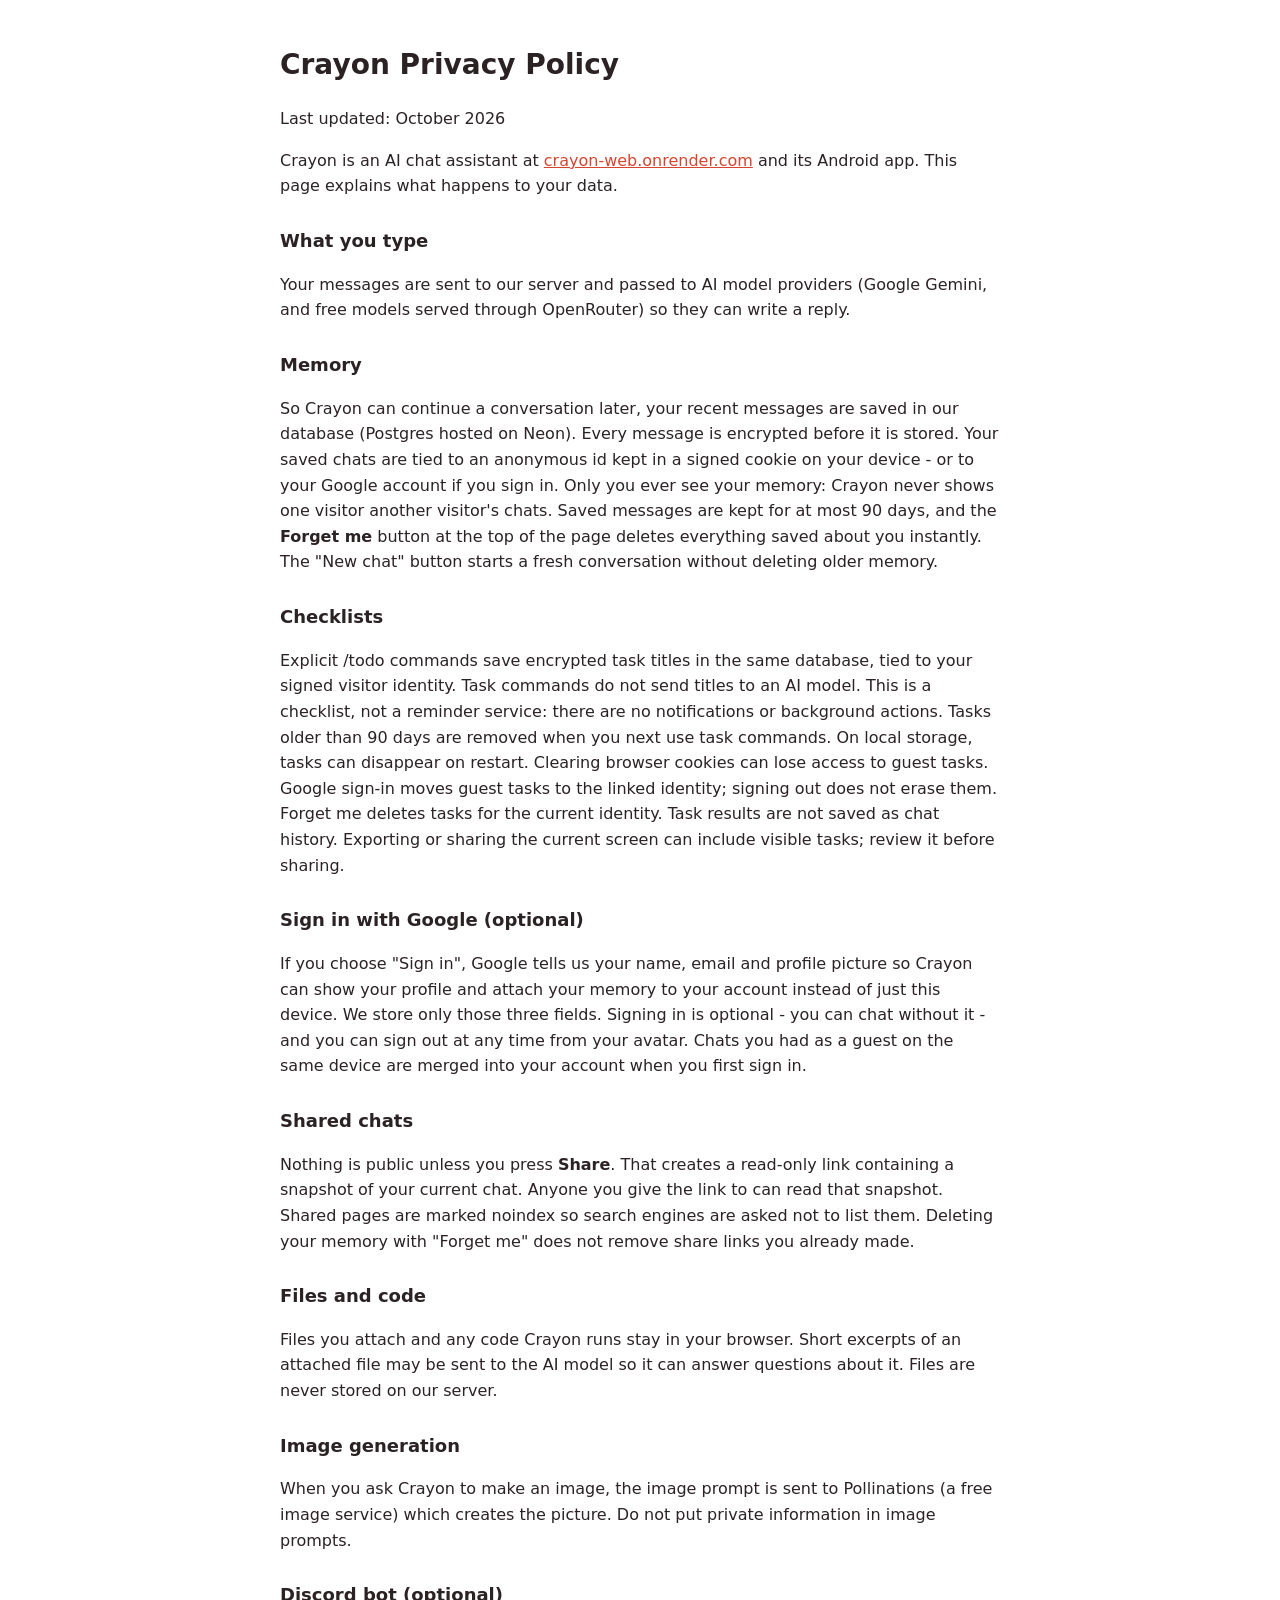
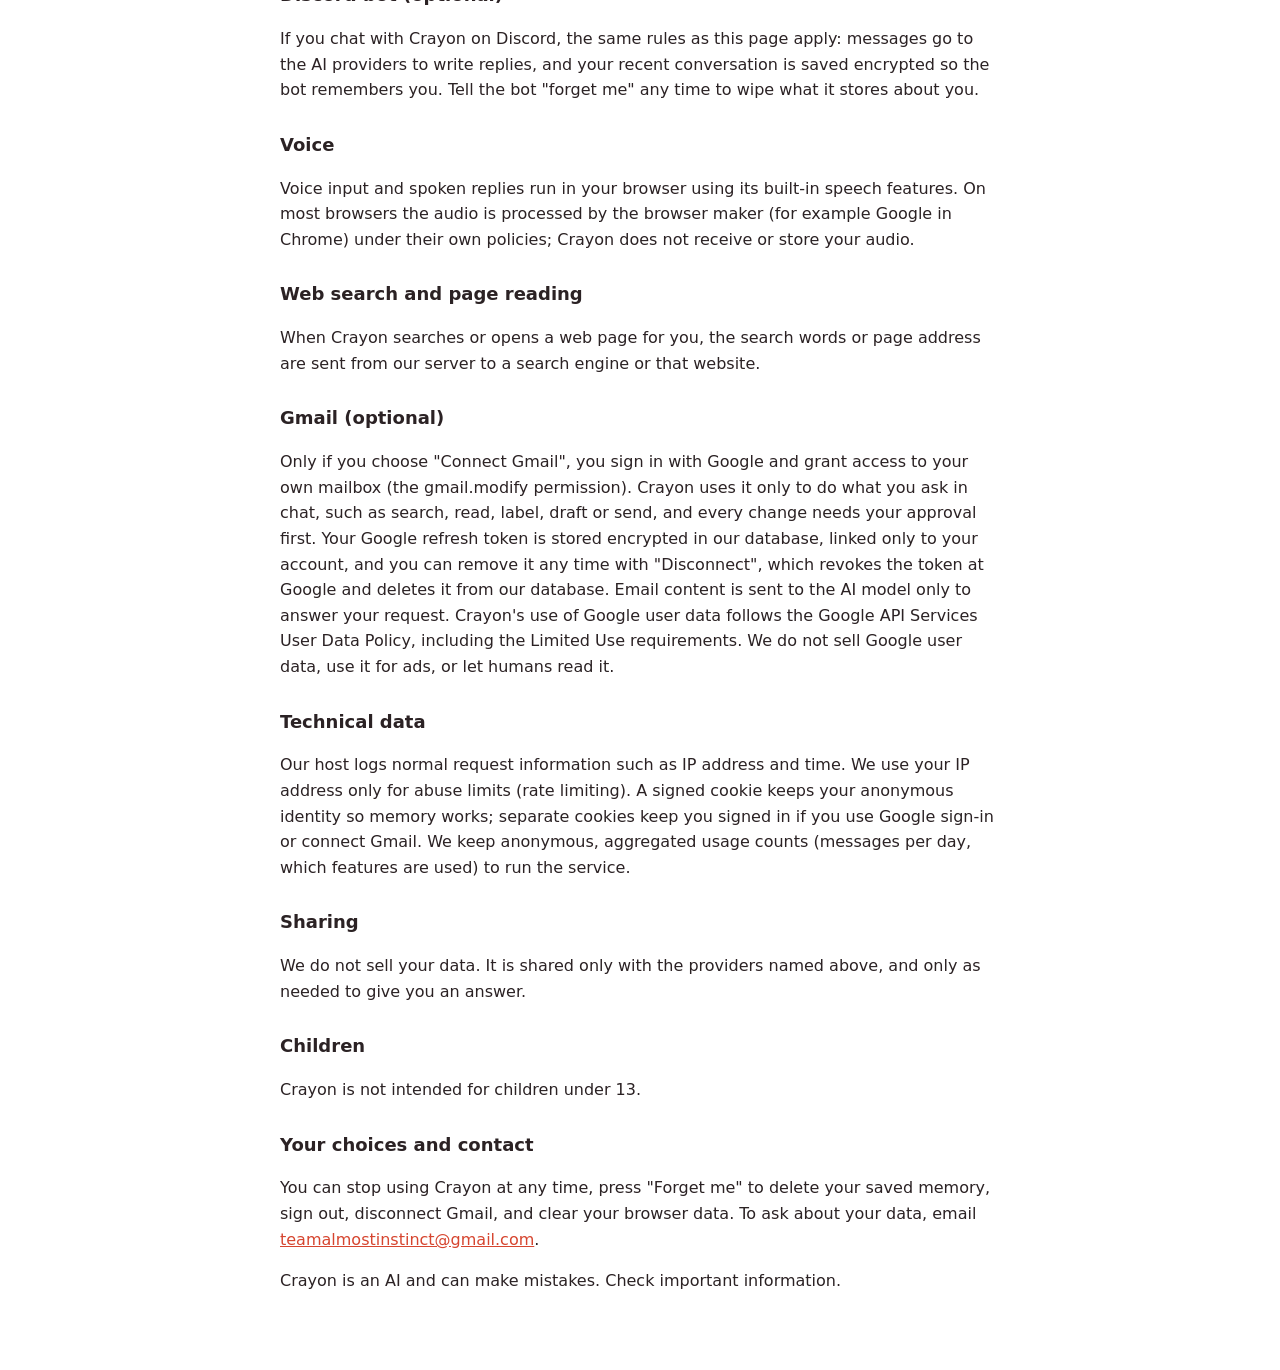
<file: privacy.html>
<!doctype html><html lang="en"><head><meta charset="utf-8"><meta name="viewport" content="width=device-width,initial-scale=1"><title>Crayon - Privacy Policy</title>
<style>body{font:16px/1.6 system-ui,sans-serif;max-width:720px;margin:0 auto;padding:24px 18px 60px;color:#2b2224}h1{font-size:28px}h2{font-size:18px;margin-top:28px}a{color:#d6452f}@media(prefers-color-scheme:dark){body{background:#131112;color:#eee}a{color:#ff8a6b}}</style></head><body>
<h1>Crayon Privacy Policy</h1><p>Last updated: October 2026</p>
<p>Crayon is an AI chat assistant at <a href="https://crayon-web.onrender.com">crayon-web.onrender.com</a> and its Android app. This page explains what happens to your data.</p>
<h2>What you type</h2><p>Your messages are sent to our server and passed to AI model providers (Google Gemini, and free models served through OpenRouter) so they can write a reply.</p>
<h2>Memory</h2><p>So Crayon can continue a conversation later, your recent messages are saved in our database (Postgres hosted on Neon). Every message is encrypted before it is stored. Your saved chats are tied to an anonymous id kept in a signed cookie on your device - or to your Google account if you sign in. Only you ever see your memory: Crayon never shows one visitor another visitor's chats. Saved messages are kept for at most 90 days, and the <b>Forget me</b> button at the top of the page deletes everything saved about you instantly. The "New chat" button starts a fresh conversation without deleting older memory.</p>
<h2>Checklists</h2><p>Explicit /todo commands save encrypted task titles in the same database, tied to your signed visitor identity. Task commands do not send titles to an AI model. This is a checklist, not a reminder service: there are no notifications or background actions. Tasks older than 90 days are removed when you next use task commands. On local storage, tasks can disappear on restart. Clearing browser cookies can lose access to guest tasks. Google sign-in moves guest tasks to the linked identity; signing out does not erase them. Forget me deletes tasks for the current identity. Task results are not saved as chat history. Exporting or sharing the current screen can include visible tasks; review it before sharing.</p>
<h2>Sign in with Google (optional)</h2><p>If you choose "Sign in", Google tells us your name, email and profile picture so Crayon can show your profile and attach your memory to your account instead of just this device. We store only those three fields. Signing in is optional - you can chat without it - and you can sign out at any time from your avatar. Chats you had as a guest on the same device are merged into your account when you first sign in.</p>
<h2>Shared chats</h2><p>Nothing is public unless you press <b>Share</b>. That creates a read-only link containing a snapshot of your current chat. Anyone you give the link to can read that snapshot. Shared pages are marked noindex so search engines are asked not to list them. Deleting your memory with "Forget me" does not remove share links you already made.</p>
<h2>Files and code</h2><p>Files you attach and any code Crayon runs stay in your browser. Short excerpts of an attached file may be sent to the AI model so it can answer questions about it. Files are never stored on our server.</p>
<h2>Image generation</h2><p>When you ask Crayon to make an image, the image prompt is sent to Pollinations (a free image service) which creates the picture. Do not put private information in image prompts.</p>
<h2>Discord bot (optional)</h2><p>If you chat with Crayon on Discord, the same rules as this page apply: messages go to the AI providers to write replies, and your recent conversation is saved encrypted so the bot remembers you. Tell the bot "forget me" any time to wipe what it stores about you.</p>
<h2>Voice</h2><p>Voice input and spoken replies run in your browser using its built-in speech features. On most browsers the audio is processed by the browser maker (for example Google in Chrome) under their own policies; Crayon does not receive or store your audio.</p>
<h2>Web search and page reading</h2><p>When Crayon searches or opens a web page for you, the search words or page address are sent from our server to a search engine or that website.</p>
<h2>Gmail (optional)</h2><p>Only if you choose "Connect Gmail", you sign in with Google and grant access to your own mailbox (the gmail.modify permission). Crayon uses it only to do what you ask in chat, such as search, read, label, draft or send, and every change needs your approval first. Your Google refresh token is stored encrypted in our database, linked only to your account, and you can remove it any time with "Disconnect", which revokes the token at Google and deletes it from our database. Email content is sent to the AI model only to answer your request. Crayon's use of Google user data follows the Google API Services User Data Policy, including the Limited Use requirements. We do not sell Google user data, use it for ads, or let humans read it.</p>
<h2>Technical data</h2><p>Our host logs normal request information such as IP address and time. We use your IP address only for abuse limits (rate limiting). A signed cookie keeps your anonymous identity so memory works; separate cookies keep you signed in if you use Google sign-in or connect Gmail. We keep anonymous, aggregated usage counts (messages per day, which features are used) to run the service.</p>
<h2>Sharing</h2><p>We do not sell your data. It is shared only with the providers named above, and only as needed to give you an answer.</p>
<h2>Children</h2><p>Crayon is not intended for children under 13.</p>
<h2>Your choices and contact</h2><p>You can stop using Crayon at any time, press "Forget me" to delete your saved memory, sign out, disconnect Gmail, and clear your browser data. To ask about your data, email <a href="mailto:teamalmostinstinct@gmail.com">teamalmostinstinct@gmail.com</a>.</p>
<p>Crayon is an AI and can make mistakes. Check important information.</p></body></html>
</file>
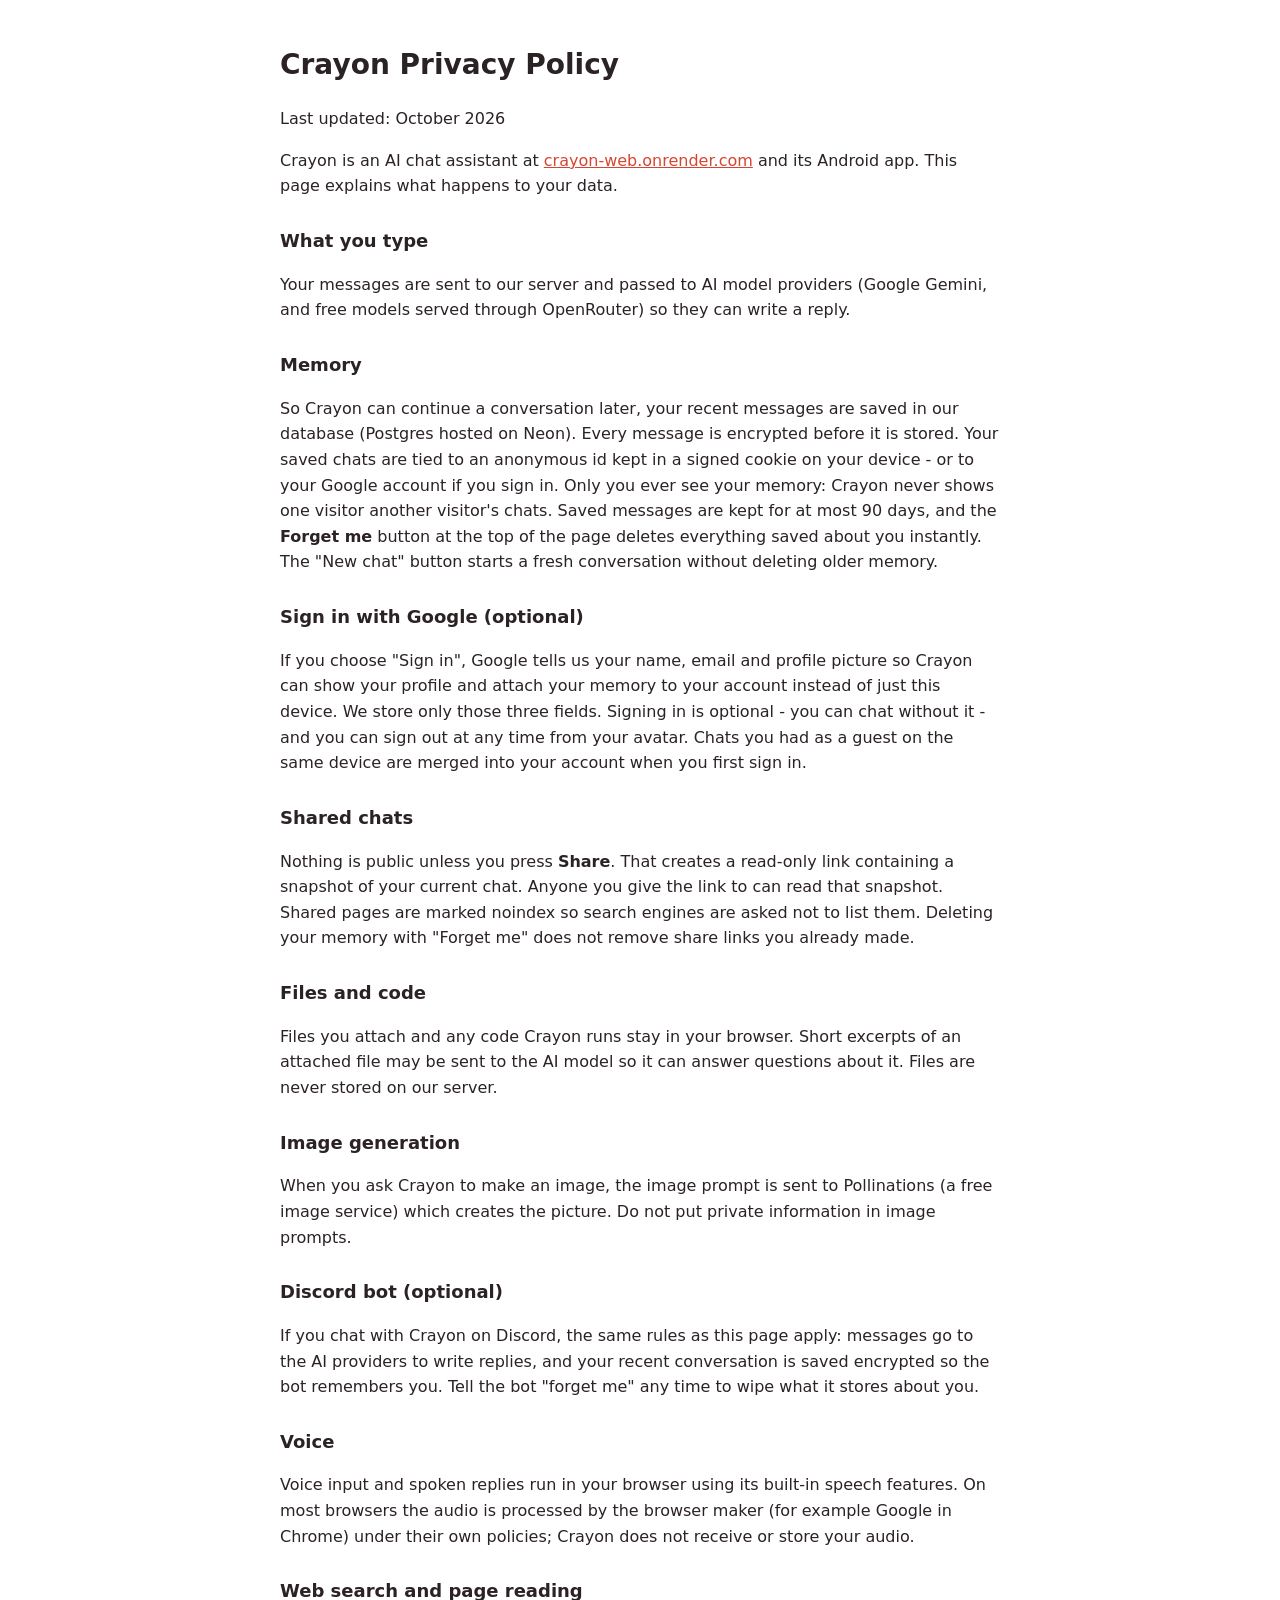
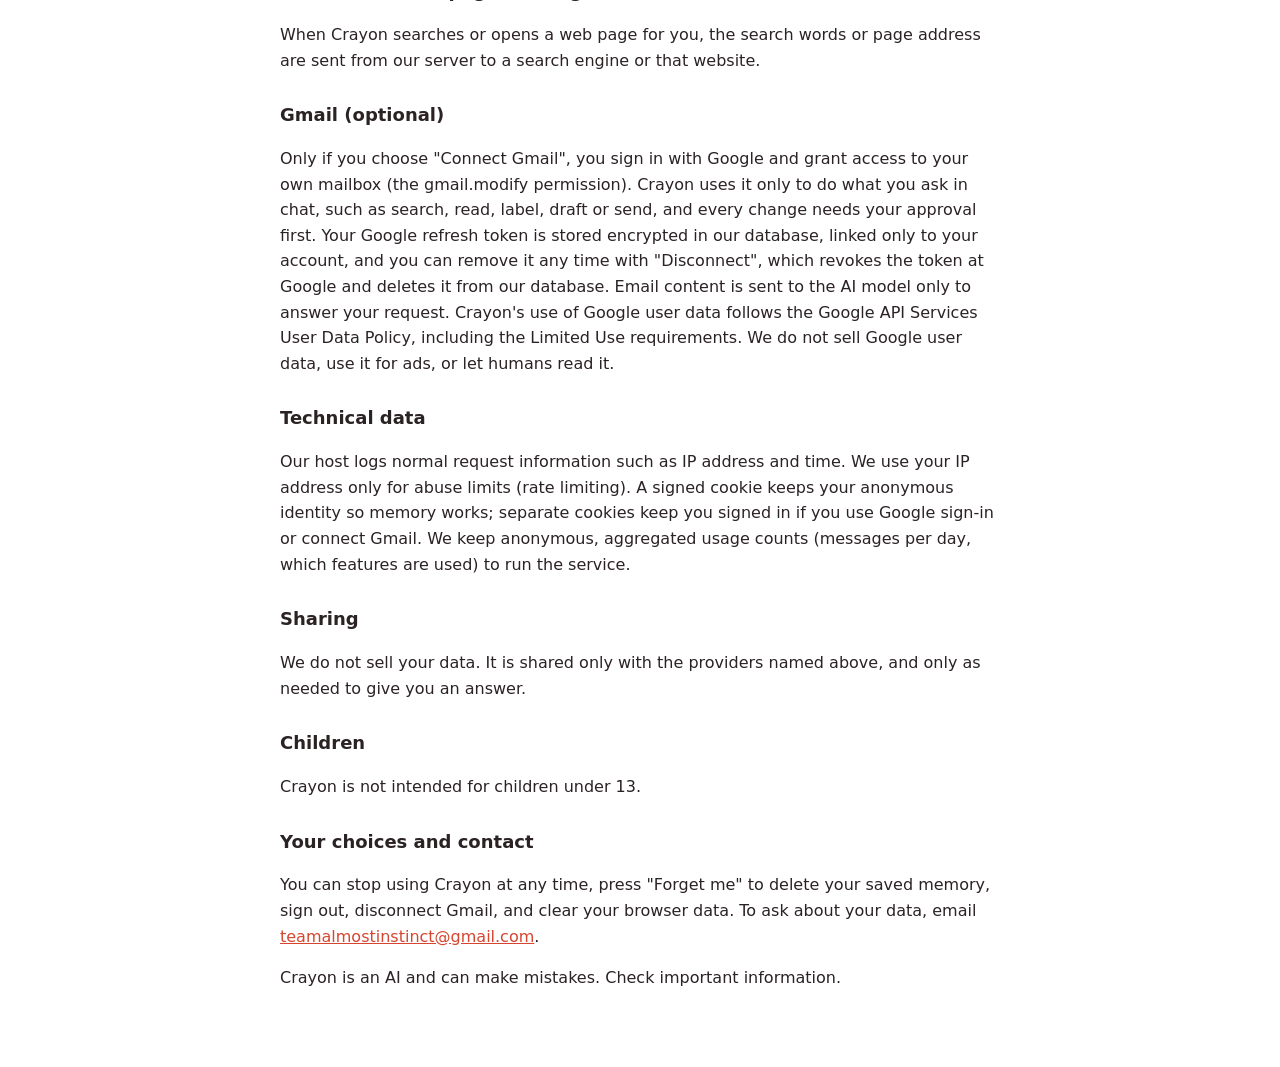
<file: static/privacy.html>
<!doctype html><html lang="en"><head><meta charset="utf-8"><meta name="viewport" content="width=device-width,initial-scale=1"><title>Crayon - Privacy Policy</title>
<style>body{font:16px/1.6 system-ui,sans-serif;max-width:720px;margin:0 auto;padding:24px 18px 60px;color:#2b2224}h1{font-size:28px}h2{font-size:18px;margin-top:28px}a{color:#d6452f}@media(prefers-color-scheme:dark){body{background:#131112;color:#eee}a{color:#ff8a6b}}</style></head><body>
<h1>Crayon Privacy Policy</h1><p>Last updated: October 2026</p>
<p>Crayon is an AI chat assistant at <a href="https://crayon-web.onrender.com">crayon-web.onrender.com</a> and its Android app. This page explains what happens to your data.</p>
<h2>What you type</h2><p>Your messages are sent to our server and passed to AI model providers (Google Gemini, and free models served through OpenRouter) so they can write a reply.</p>
<h2>Memory</h2><p>So Crayon can continue a conversation later, your recent messages are saved in our database (Postgres hosted on Neon). Every message is encrypted before it is stored. Your saved chats are tied to an anonymous id kept in a signed cookie on your device - or to your Google account if you sign in. Only you ever see your memory: Crayon never shows one visitor another visitor's chats. Saved messages are kept for at most 90 days, and the <b>Forget me</b> button at the top of the page deletes everything saved about you instantly. The "New chat" button starts a fresh conversation without deleting older memory.</p>
<h2>Sign in with Google (optional)</h2><p>If you choose "Sign in", Google tells us your name, email and profile picture so Crayon can show your profile and attach your memory to your account instead of just this device. We store only those three fields. Signing in is optional - you can chat without it - and you can sign out at any time from your avatar. Chats you had as a guest on the same device are merged into your account when you first sign in.</p>
<h2>Shared chats</h2><p>Nothing is public unless you press <b>Share</b>. That creates a read-only link containing a snapshot of your current chat. Anyone you give the link to can read that snapshot. Shared pages are marked noindex so search engines are asked not to list them. Deleting your memory with "Forget me" does not remove share links you already made.</p>
<h2>Files and code</h2><p>Files you attach and any code Crayon runs stay in your browser. Short excerpts of an attached file may be sent to the AI model so it can answer questions about it. Files are never stored on our server.</p>
<h2>Image generation</h2><p>When you ask Crayon to make an image, the image prompt is sent to Pollinations (a free image service) which creates the picture. Do not put private information in image prompts.</p>
<h2>Discord bot (optional)</h2><p>If you chat with Crayon on Discord, the same rules as this page apply: messages go to the AI providers to write replies, and your recent conversation is saved encrypted so the bot remembers you. Tell the bot "forget me" any time to wipe what it stores about you.</p>
<h2>Voice</h2><p>Voice input and spoken replies run in your browser using its built-in speech features. On most browsers the audio is processed by the browser maker (for example Google in Chrome) under their own policies; Crayon does not receive or store your audio.</p>
<h2>Web search and page reading</h2><p>When Crayon searches or opens a web page for you, the search words or page address are sent from our server to a search engine or that website.</p>
<h2>Gmail (optional)</h2><p>Only if you choose "Connect Gmail", you sign in with Google and grant access to your own mailbox (the gmail.modify permission). Crayon uses it only to do what you ask in chat, such as search, read, label, draft or send, and every change needs your approval first. Your Google refresh token is stored encrypted in our database, linked only to your account, and you can remove it any time with "Disconnect", which revokes the token at Google and deletes it from our database. Email content is sent to the AI model only to answer your request. Crayon's use of Google user data follows the Google API Services User Data Policy, including the Limited Use requirements. We do not sell Google user data, use it for ads, or let humans read it.</p>
<h2>Technical data</h2><p>Our host logs normal request information such as IP address and time. We use your IP address only for abuse limits (rate limiting). A signed cookie keeps your anonymous identity so memory works; separate cookies keep you signed in if you use Google sign-in or connect Gmail. We keep anonymous, aggregated usage counts (messages per day, which features are used) to run the service.</p>
<h2>Sharing</h2><p>We do not sell your data. It is shared only with the providers named above, and only as needed to give you an answer.</p>
<h2>Children</h2><p>Crayon is not intended for children under 13.</p>
<h2>Your choices and contact</h2><p>You can stop using Crayon at any time, press "Forget me" to delete your saved memory, sign out, disconnect Gmail, and clear your browser data. To ask about your data, email <a href="mailto:teamalmostinstinct@gmail.com">teamalmostinstinct@gmail.com</a>.</p>
<p>Crayon is an AI and can make mistakes. Check important information.</p></body></html>
</file>
